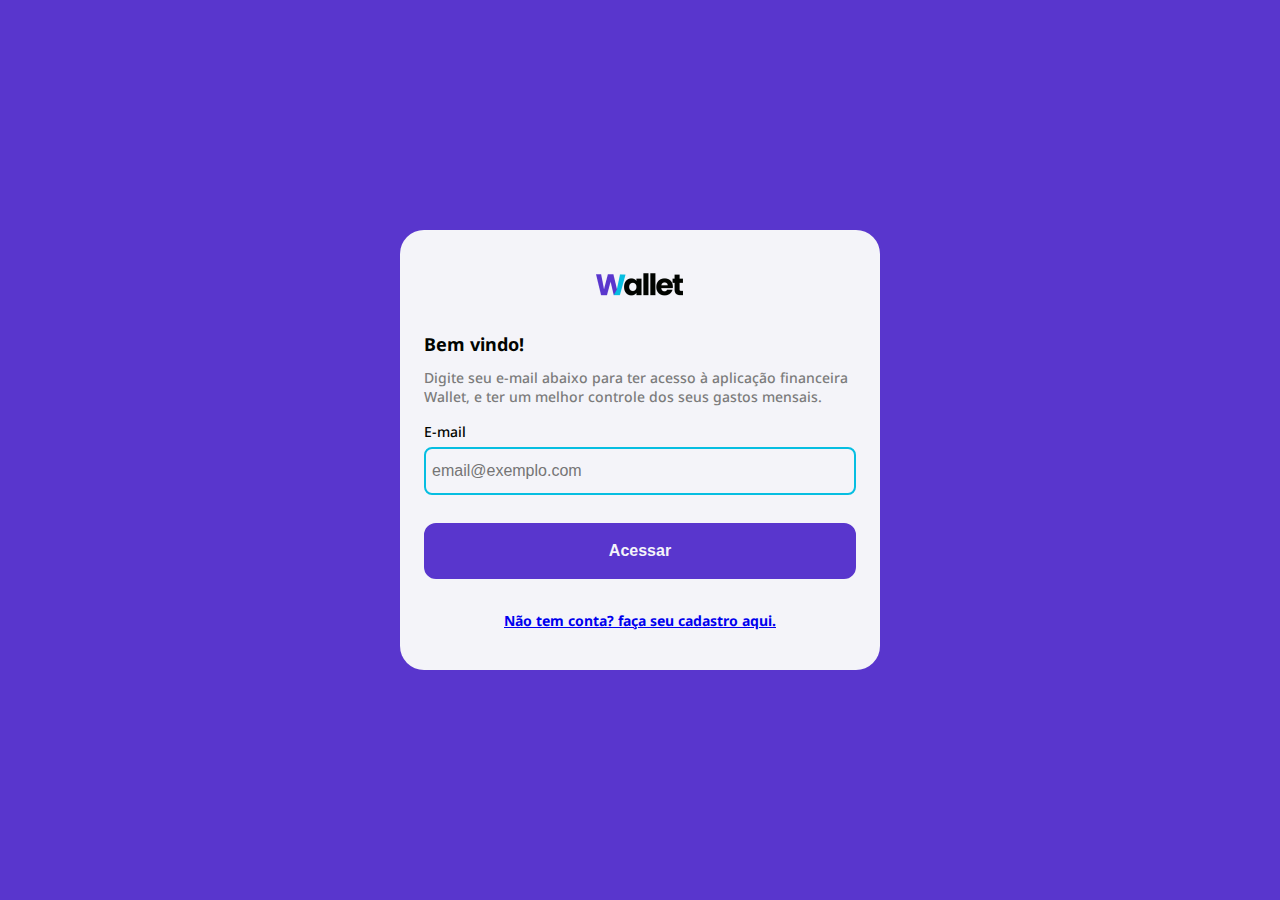
<file: index.html>
<!DOCTYPE html>
<html>
  <head>
    <title>Wallet App - Login</title>
    <link rel="stylesheet" href="styles.css" />
    <script src="index.js"></script>
  </head>
  <body>
    <div class="auth-container">
      <div class="auth-content">
        <div class="auth-content-container">
          <img class="logo" src="src/img/logo.png" />
          <h3 class="full-width text-left mt larger">Bem vindo!</h3>
          <p class="mt small">
            Digite seu e-mail abaixo para ter acesso à aplicação financeira
            Wallet, e ter um melhor controle dos seus gastos mensais.
          </p>
          <label class="mt" for="input-email">E-mail</label>
          <input
            class="mt smaller"
            type="text"
            id="input-email"
            name="input-email"
            placeholder="email@exemplo.com"
          />
          <button onclick="onClickLogin()" class="mt full-width">
            Acessar
          </button>
          <a href="src/pages/register/index.html " class="mt larger"
            >Não tem conta? faça seu cadastro aqui.</a
          >
        </div>
      </div>
    </div>
  </body>
</html>
</file>
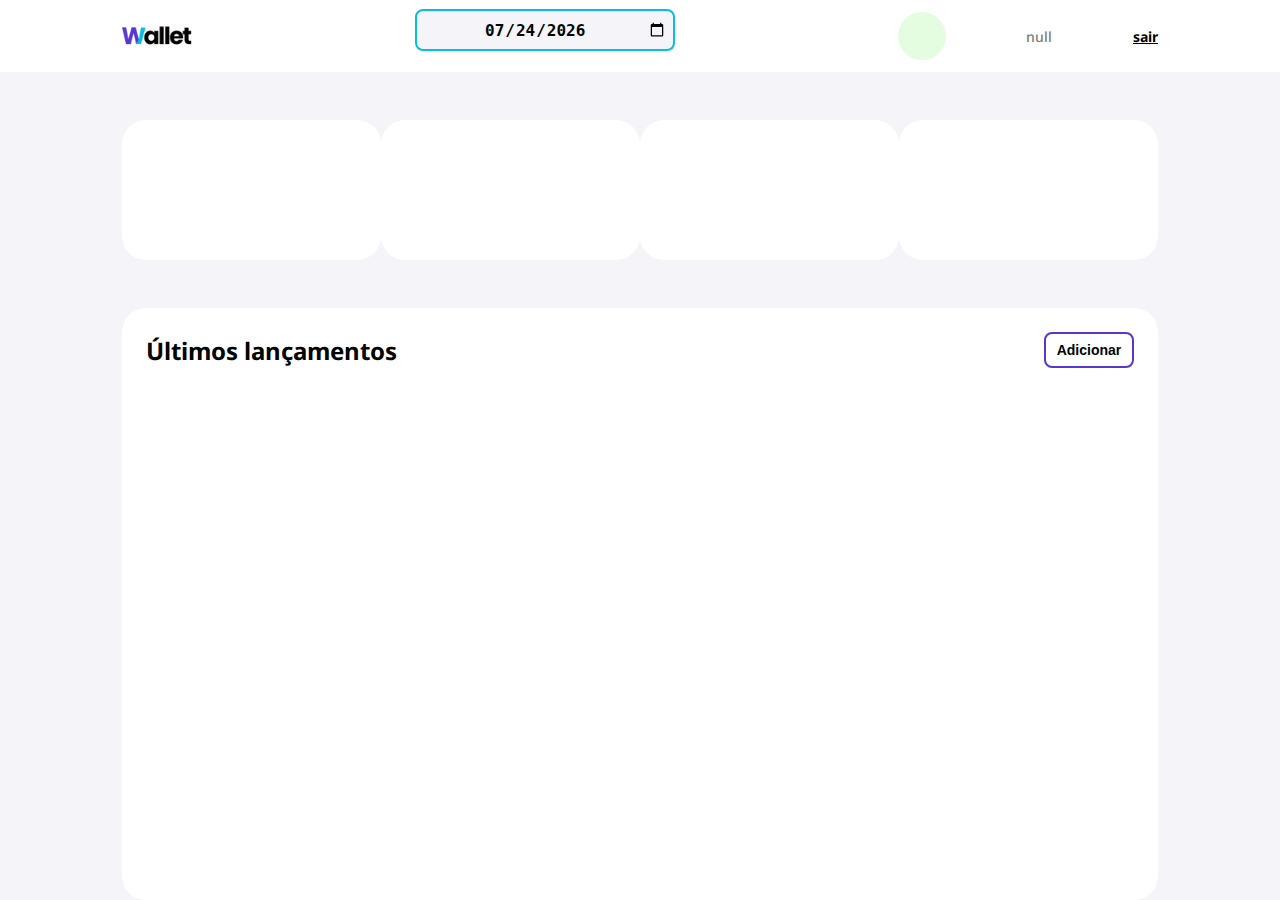
<file: src/pages/home/index.html>
<!DOCTYPE html>
<html>
  <head>
    <title>Wallet App Home</title>
    <link rel="stylesheet" href="../../../styles.css" />
    <link rel="stylesheet" href="styles.css" />
    <script src="index.js"></script>
  </head>
  <body>
    <div class="home-content-container">
      <div class="navbar">
        <img
          src="../../img/logo.png"
          class="logo-navbar"
          alt="Logo Wallet App"
        />
        <div class="navbar-calendar-container">
          <input class="input-calendar" id="selected-date" type="date" />
        </div>
        <div id="navbar-user-container" class="navbar-user-container">
          <div id="navbar-user-avatar" class="navbar-user-avatar"></div>
        </div>
      </div>
      <div class="finance-card-container">
        <div id="finance-card-1" class="finance-card"></div>
        <div id="finance-card-2" class="finance-card"></div>
        <div id="finance-card-3" class="finance-card"></div>
        <div id="finance-card-4" class="finance-card"></div>
      </div>
      <div class="table-container">
        <div class="table-content-container">
          <div class="table-content-header">
            <h2>Últimos lançamentos</h2>
            <button onclick="onOpenModal()" class="small">Adicionar</button>
          </div>
          <table id="finances-table"></table>
        </div>
      </div>
    </div>
    <div id="modal" class="modal-background">
      <div class="modal-content">
        <div class="modal-content-header">
          <h3>Adicionar lançamento</h3>
          <button onclick="onCloseModal()" class="small">Fechar</button>
        </div>
        <form id="form-finance-release" class="mt">
          <label class="mt" for="input-title">Título:</label>
          <input
            class="mt smaller"
            type="text"
            id="input-title"
            name="input-title"
            placeholder="Ex: Conta de energia"
            required
          />
          <label class="mt" for="input-value">Valor</label>
          <input
            class="mt smaller"
            type="number"
            step="any"
            id="input-value"
            name="input-value"
            placeholder="R$ 0,00 (Use valores negativos para uma despesa)"
            required
          />
          <label class="mt" for="input-date">Data</label>
          <input
            class="mt smaller"
            type="date"
            id="input-date"
            name="input-date"
            placeholder="00/00/0000"
            required
          />
          <label class="mt" for="input-category">Categoria</label>
          <select
            class="mt smaller"
            id="input-category"
            name="input-category"
            required
          ></select>
          <button type="submit" class="mt full-width">Adicionar</button>
        </form>
      </div>
    </div>
  </body>
</html>
</file>
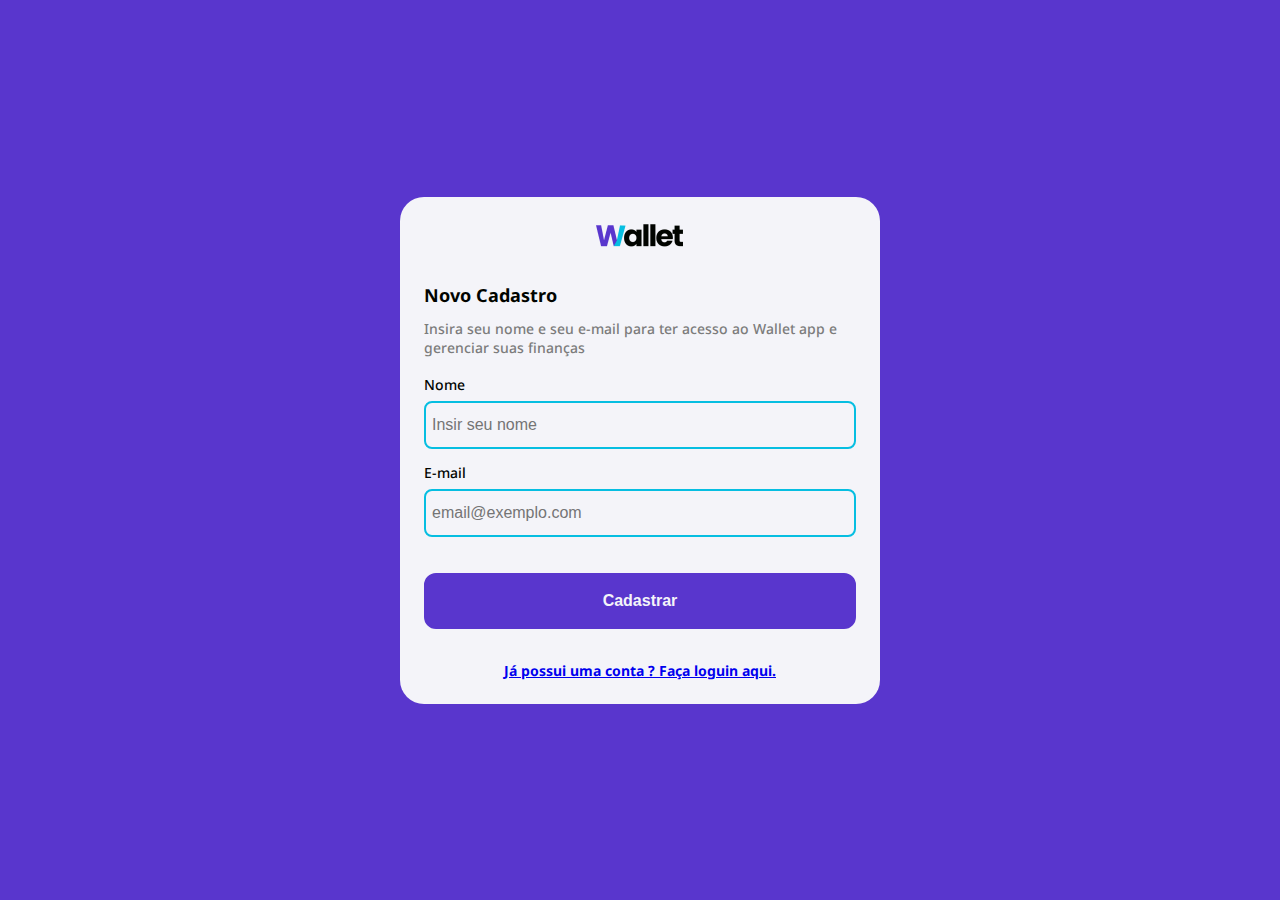
<file: src/pages/register/index.html>
<!DOCTYPE html>
<html>
  <head>
    <title>wallet App - Cadastrar</title>
    <link rel="stylesheet" href="../../../styles.css" />
    <script src="index.js"></script>
  </head>
  <body>
    <div class="auth-container">
      <div class="auth-content">
        <div class="auth-content-container">
          <img class="logo" src="../../img/logo.png" alt="Logo Wallet App" />
          <h3 class="full-width text-left mt larger">Novo Cadastro</h3>
          <p class="mt small">
            Insira seu nome e seu e-mail para ter acesso ao Wallet app e
            gerenciar suas finanças
          </p>
          <form id="form-register" class="mt">
            <label for="input-name">Nome</label>
            <input
              class="mt smaller"
              type="text"
              id="input-name"
              name="input-name"
              placeholder="Insir seu nome"
              required
            />
            <label class="mt" for="input-email">E-mail</label>
            <input
              class="mt smaller"
              id="input-email"
              name="input-email"
              type="email"
              placeholder="email@exemplo.com"
              required
            />
            <button type="submit" class="full-width mt large">Cadastrar</button>
          </form>
          <a href="../../../index.html" class="mt larger"
            >Já possui uma conta ? Faça loguin aqui.</a
          >
        </div>
      </div>
    </div>
  </body>
</html>
</file>
<file: styles.css>
@import url("https://fonts.googleapis.com/css2?family=Noto+Sans:ital,wght@0,100;0,200;0,300;0,400;0,500;0,600;0,700;0,800;0,900;1,100;1,200;1,300;1,400;1,500;1,600;1,700;1,800;1,900&display=swap");

body {
  padding: 0px;
  margin: 0px;
  font-family: "Noto Sans", sans-serif;
  color: #010400;
}

h1 {
  font-size: 40px;
  font-weight: bolder;
  margin: 0px;
  padding: 0px;
}

h2 {
  font-size: 24px;
  font-weight: bold;
  margin: 0px;
  padding: 0px;
}

h3 {
  font-size: 18px;
  font-weight: bold;
  margin: 0px;
  padding: 0px;
}

h4 {
  font-size: 16px;
  color: #7c7c7c;
  font-weight: 700;
  margin: 0px;
  padding: 0px;
}

p {
  font-size: 14px;
  font-weight: 500;
  color: #7c7c7c;
  margin: 0px;
  padding: 0px;
}

label {
  width: 100%;
  font-size: 14px;
  font-weight: 500;
}

a {
  font-size: 14px;
  font-weight: 700;
  text-decoration: underline;
}

button {
  background-color: #5936cd;
  height: 56px;
  width: 432px;
  border-radius: 12px;
  color: #f4f4f9;
  font-weight: bold;
  font-size: 16px;
  border-color: #5936cd;
  border-width: 2px;
  border-style: solid;
  cursor: pointer;
}

button.small {
  background-color: #ffffff;
  color: #010400;
  font-size: 14px;
  border-radius: 8px;
  width: 90px;
  height: 36px;
}

input {
  background-color: #f4f4f9;
  width: 100%;
  height: 48px;
  border-color: #06bee1;
  border-width: 2px;
  border-style: solid;
  border-radius: 8px;
  color: #010400;
  font-size: 16px;
  padding: 6px;
  box-sizing: border-box;
  margin-bottom: 12px;
}

select {
  background-color: #f4f4f9;
  width: 100%;
  height: 48px;
  border-color: #06bee1;
  border-width: 2px;
  border-style: solid;
  border-radius: 8px;
  color: #010400;
  font-size: 16px;
  padding: 6px;
  box-sizing: border-box;
}

.full-width {
  width: 100%;
}
.text-center {
  text-align: center;
}
.text-left {
  text-align: left;
}

.mt {
  margin-top: 16px;
}

.mt.larger {
  margin-top: 32px;
}

.mt.large {
  margin-top: 24px;
}

.mt.small {
  margin-top: 12px;
}
.mt.smaller {
  margin-top: 6px;
}

.logo {
  width: 88px;
  height: auto;
}

.auth-container {
  width: 100vw;
  height: 100vh;
  display: flex;
  align-items: center;
  justify-content: center;
  background-color: #5936cd;
}

.auth-content {
  display: flex;
  align-items: center;
  justify-content: center;
  width: 480px;
  height: auto;
  min-height: 440px;
  border-radius: 24px;
  background-color: #f4f4f9;
}

.auth-content-container {
  display: flex;
  flex-direction: column;
  align-items: center;
  justify-content: center;
  width: 100%;
  height: 100%;
  padding: 24px;
}
</file>
<file: src/pages/home/styles.css>
.home-content-container {
  display: flex;
  flex-direction: column;
  align-items: flex-start;
  justify-content: flex-start;
  width: 100vw;
  height: auto;
  min-height: 100vh;
  background-color: #f4f4f9;
}

.navbar {
  display: flex;
  flex-direction: row;
  align-items: center;
  justify-content: space-between;
  height: 72px;
  width: 100vw;
  background-color: #ffffff;
  padding: 24px 122px;
  box-sizing: border-box;
}

.logo-navbar {
  height: 24px;
  width: auto;
}

.navbar-calendar-container {
  display: flex;
  flex-direction: row;
  align-items: center;
  width: 260px;
}

.navbar-user-container {
  display: flex;
  flex-direction: row;
  align-items: center;
  justify-content: space-between;
  width: 260px;
  height: 100%;
}

.navbar-user-avatar {
  display: flex;
  align-items: center;
  justify-content: center;
  height: 48px;
  width: 48px;
  border-radius: 24px;
  background-color: #e4fde1;
}

.finance-card-container {
  display: flex;
  width: 100%;
  flex-direction: row;
  align-items: center;
  justify-content: space-between;
  padding: 48px 122px;
  box-sizing: border-box;
}

.finance-card {
  display: flex;
  flex-direction: column;
  align-items: center;
  justify-content: center;
  width: 280px;
  height: 140px;
  border-radius: 24px;
  background-color: #ffffff;
}

.table-container {
  display: flex;
  width: 100%;
  flex-direction: column;
  align-items: flex-start;
  justify-content: flex-start;
  padding: 0px 122px;
  box-sizing: border-box;
}

.table-content-container {
  display: flex;
  width: 100%;
  flex-direction: column;
  align-items: flex-start;
  justify-content: flex-start;
  background-color: #ffffff;
  border-radius: 24px;
  height: 592px;
  padding: 24px;
  box-sizing: border-box;
}

.table-content-header {
  display: flex;
  width: 100%;
  flex-direction: row;
  align-items: center;
  justify-content: space-between;
  padding-bottom: 24px;
  box-sizing: border-box;
}

table {
  width: 100%;
}

th {
  text-align: left;
  color: #7c7c7c;
}

tr {
  height: 32px;
}

th.right {
  text-align: right;
}

th.center {
  text-align: center;
}

td {
  color: #7c7c7c;
}

td.right {
  text-align: right;
}

td.center {
  text-align: center;
}

.modal-background {
  display: none;
  flex-direction: column;
  align-items: flex-end;
  position: fixed;
  top: 0;
  left: 0;
  bottom: 0;
  right: 0;
  width: 100vw;
  height: 100vh;
  background-color: rgba(1, 4, 0, 0.2);
}

.modal-content {
  height: 100%;
  width: 480px;
  background-color: #f4f4f9;
  padding: 24px;
  box-sizing: border-box;
}

.modal-content-header {
  display: flex;
  flex-direction: row;
  justify-content: space-between;
  align-items: center;
  width: 100%;
}

.input-calendar {
  width: 100%;
  height: 42px;
  text-align: center;
  font-weight: 600;
  font-size: 16px;
}
</file>
